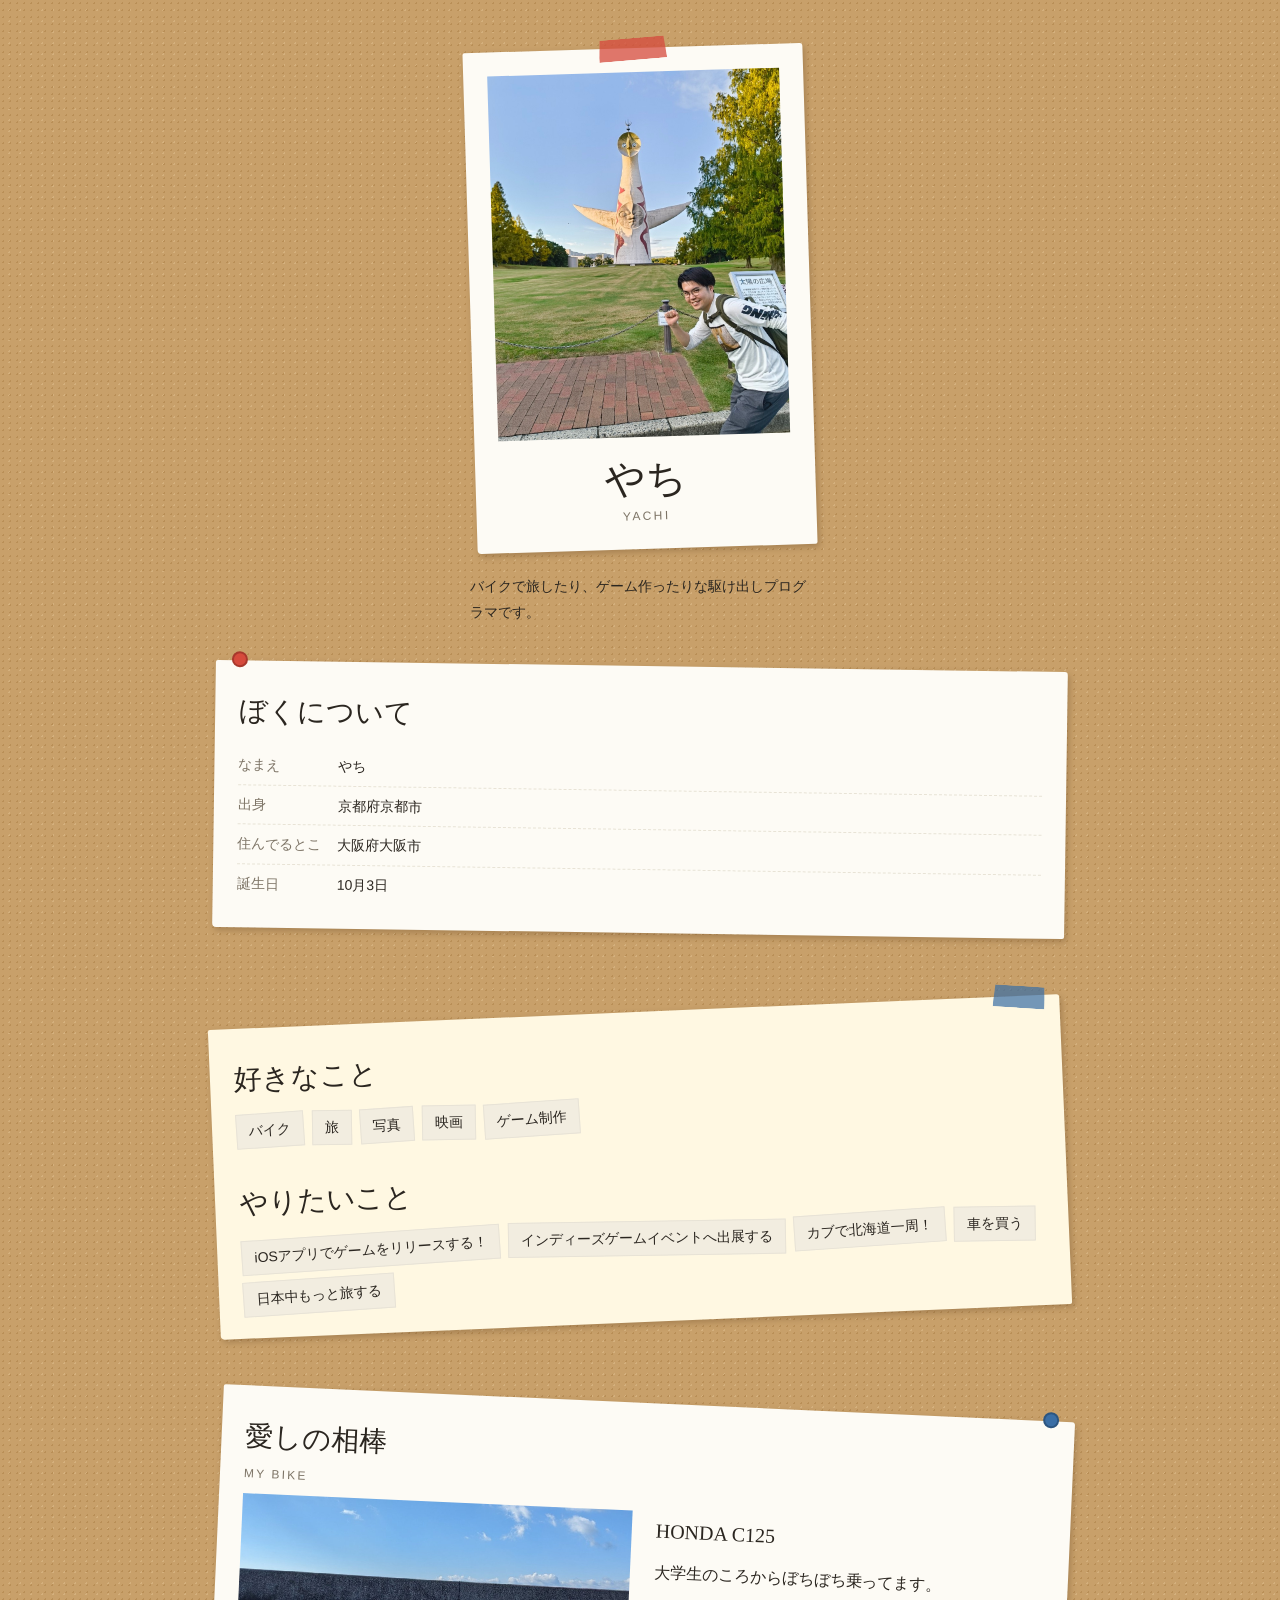
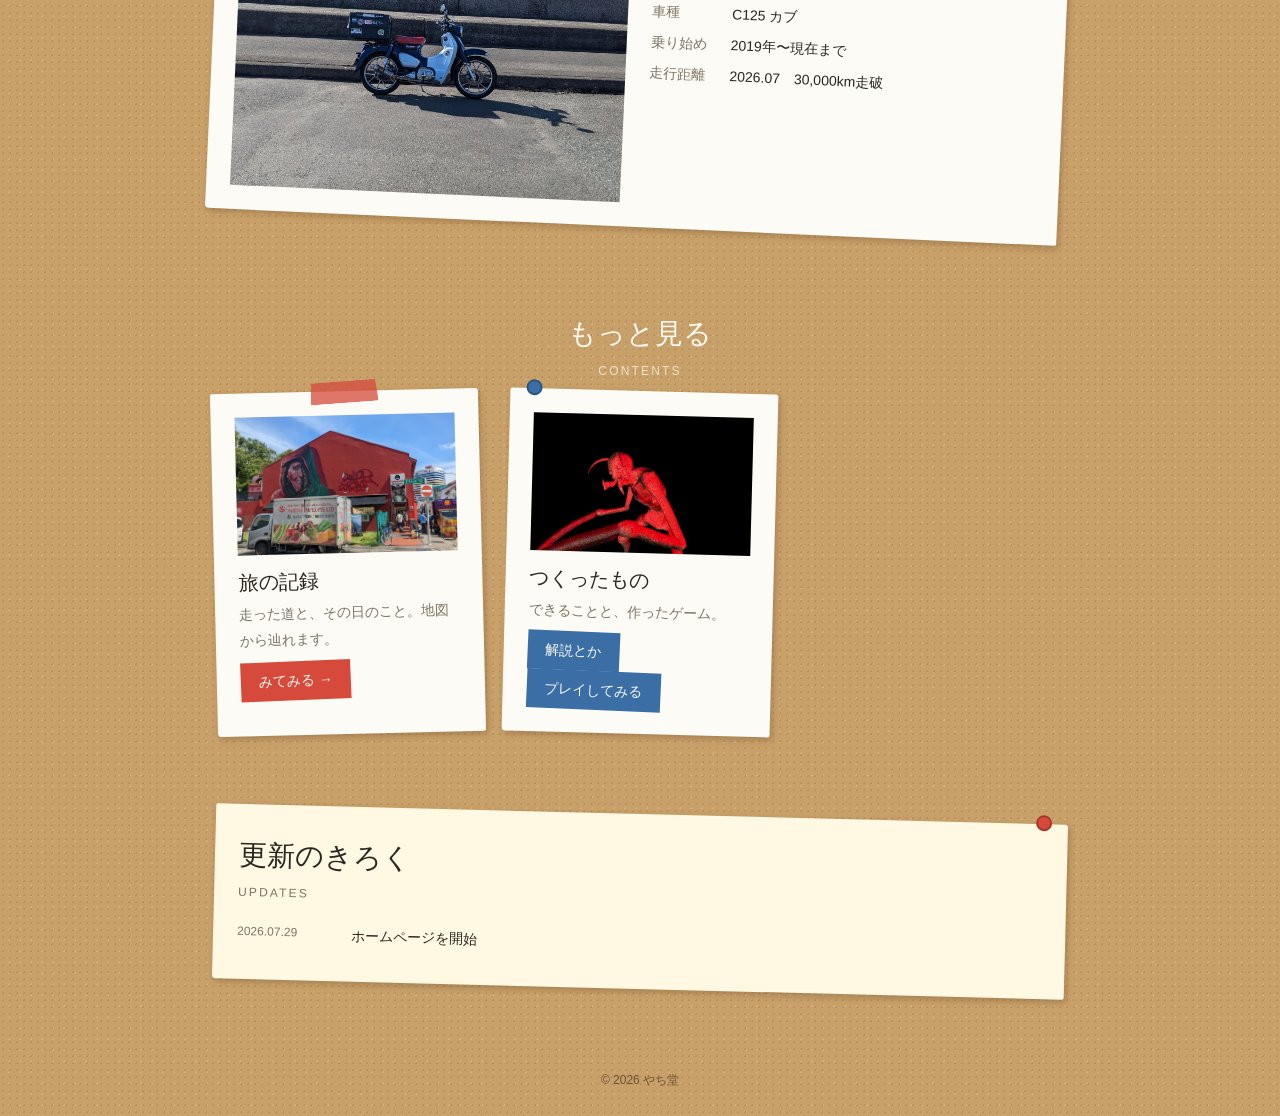
<file: index.html>
<!DOCTYPE html>
<html lang="ja">
<head>
  <meta charset="UTF-8">
  <meta name="viewport" content="width=device-width, initial-scale=1.0">

  <title>自己紹介</title>
  <meta name="description" content="バイクと旅とものづくりの記録です。">

  <!-- ★検索エンジンに載せたくない場合は次の行のコメントを外す -->
  <!-- <meta name="robots" content="noindex"> -->

  <link rel="icon" href="favicon.ico">

  <!-- CSSは必ずこの順番（後のものが優先される） -->
  <link rel="stylesheet" href="css/reset.css">
  <link rel="stylesheet" href="css/common.css">
  <link rel="stylesheet" href="css/index.css">
</head>
<body>

  <!-- ── ヘッダー（トップページなので戻るリンクなし） ── -->
  <header class="site-header">
  </header>


  <main>

    <!-- ── 一番上：顔写真と名前 ── -->
    <section class="hero container">
      <div class="paper paper--tape tilt-l1 hero__card">
        <img
          class="hero__photo"
          src="img/profile/profile.png"
          alt="プロフィール写真">

        <h1 class="hero__name">
          やち
          <span class="hero__name-en">YACHI</span>
        </h1>
      </div>

      <p class="hero__catch">
        バイクで旅したり、ゲーム作ったりな駆け出しプログラマです。
      </p>
    </section>


    <!-- ── 基本情報 ── -->
    <section class="section container">
      <div class="paper paper--pin tilt-r1 fade-in">
        <h2 class="heading">
          ぼくについて
        </h2>

        <dl class="profile-list">
          <div class="profile-list__item">
            <dt class="profile-list__label">なまえ</dt>
            <dd class="profile-list__value">やち</dd>
          </div>
          <div class="profile-list__item">
            <dt class="profile-list__label">出身</dt>
            <dd class="profile-list__value">京都府京都市</dd>
          </div>
          <div class="profile-list__item">
            <dt class="profile-list__label">住んでるとこ</dt>
            <dd class="profile-list__value">大阪府大阪市</dd>
          </div>
          <div class="profile-list__item">
            <dt class="profile-list__label">誕生日</dt>
            <dd class="profile-list__value">10月3日</dd>
          </div>
        </dl>
      </div>
    </section>


    <!-- ── 好きなこと / 最近興味があること ── -->
    <section class="section container">
      <div class="paper paper--note paper--tape paper--tape-blue paper--tape-right tilt-l2 fade-in">
        <h2 class="heading">
          好きなこと
        </h2>

        <!-- class="tag--pick" を付けると赤いふせんになります -->
        <ul class="tag-list">
          <li class="tag">バイク</li>
          <li class="tag">旅</li>
          <li class="tag">写真</li>
          <li class="tag">映画</li>
          <li class="tag">ゲーム制作</li>
        </ul>

        <h2 class="heading" style="margin-top: 28px;">
          やりたいこと
        </h2>

        <ul class="tag-list">
          <li class="tag">iOSアプリでゲームをリリースする！</li>
          <li class="tag">インディーズゲームイベントへ出展する</li>
          <li class="tag">カブで北海道一周！</li>
          <li class="tag">車を買う</li>
          <li class="tag">日本中もっと旅する</li>
        </ul>
      </div>
    </section>


    <!-- ── 愛車紹介 ── -->
    <section class="section container">
      <div class="paper paper--pin paper--pin-blue paper--pin-right tilt-r2 fade-in">
        <h2 class="heading">
          愛しの相棒
          <span class="heading__en">MY BIKE</span>
        </h2>

        <div class="bike">
          <img
            class="bike__photo"
            src="img/bike/c125_main.jpg"
            alt="ホンダ C125 カブ"
            loading="lazy">

          <div class="bike__info">
            <h3 class="subheading">HONDA C125</h3>

            <p>
              大学生のころからぼちぼち乗ってます。
            </p>

            <dl class="bike__spec">
              <div class="bike__spec-item">
                <dt class="bike__spec-label">車種</dt>
                <dd>C125 カブ</dd>
              </div>
              <div class="bike__spec-item">
                <dt class="bike__spec-label">乗り始め</dt>
                <dd>2019年〜現在まで</dd>
              </div>
              <div class="bike__spec-item">
                <dt class="bike__spec-label">走行距離</dt>
                <dd>2026.07　30,000km走破</dd>
              </div>
            </dl>
          </div>
        </div>
      </div>
    </section>


    <!-- ── 各ページへの入口 ── -->
    <section class="section container">
      <h2 class="heading" style="color: #fdfbf5; text-align: center;">
        もっと見る
        <span class="heading__en" style="color: #f0e0c8;">CONTENTS</span>
      </h2>

      <ul class="menu-list">

        <li class="paper paper--tape tilt-l1 fade-in">
          <img class="menu-card__photo" src="img/travel/singapore01.jpg" alt="旅の写真" loading="lazy">
          <h3 class="menu-card__title">旅の記録</h3>
          <p class="menu-card__text">走った道と、その日のこと。地図から辿れます。</p>
          <a class="btn" href="travel-map.html">みてみる →</a>
        </li>

        <li class="paper paper--pin paper--pin-blue tilt-r1 fade-in">
          <img class="menu-card__photo" src="img/gif/space_kamakiri.gif" alt="作品" loading="lazy">
          <h3 class="menu-card__title">つくったもの</h3>
          <p class="menu-card__text">できることと、作ったゲーム。</p>
          <a class="btn btn--blue" href="games.html">解説とか</a>
          <a class="btn btn--blue" href="https://unityroom.com/users/uniunitechtech">プレイしてみる</a>
        </li>
      </ul>
    </section>


    <!-- ── 更新履歴 ── -->
    <section class="section container">
      <div class="paper paper--note paper--pin paper--pin-right tilt-r1 fade-in">
        <h2 class="heading">
          更新のきろく
          <span class="heading__en">UPDATES</span>
        </h2>

        <!-- 新しいものを上に追加していきます -->
        <ul class="news-list">
          <li class="news-list__item">
            <time class="news-list__date" datetime="2026-07-29">2026.07.29</time>
            <span class="news-list__text">ホームページを開始</span>
          </li>
        </ul>
      </div>
    </section>

  </main>


  <footer class="site-footer">
    <div class="container">
      <p>&copy; 2026 やち堂</p>
    </div>
  </footer>


  <!-- JSは body の一番下で読み込む -->
  <script src="js/common.js"></script>
  <script src="js/index.js"></script>
</body>
</html>
</file>
<file: css/common.css>
/* ── common.css：全ページ共通のスタイル ── */
/* デザイン＝コルクボードに、紙をマスキングテープと画鋲で留めた見た目 */
/* 背景=コルクボード（CSSだけで作る）／中身=紙（.paper）を傾けて貼る／留め具=テープ・画鋲 */
/* ★モバイルファースト：先にスマホの見た目、末尾の @media で広い画面を上書き */


/* ── 1. CSS変数（ここを変えるとサイト全体が変わる） ── */
:root {
  /* --- コルクボード --- */
  --cork-base: #c8a06a;      /* コルクの地の色 */
  --cork-dot-a: #b98f57;     /* コルクの粒（濃い） */
  --cork-dot-b: #d4b07d;     /* コルクの粒（薄い） */

  /* --- 紙 --- */
  --paper: #fdfbf5;          /* 白い紙 */
  --paper-note: #fff8e2;     /* メモ用紙（うっすら黄色） */
  --paper-edge: #e8e3d6;     /* 紙のふち */

  /* --- 文字 --- */
  --text: #2b2620;           /* 本文 */
  --text-sub: #7d7466;       /* 補足・キャプション */

  /* --- バイクカラー（テープと画鋲に使う） --- */
  --red: #d64a3c;
  --red-dark: #a8382c;
  --blue: #3a6ea5;
  --blue-dark: #2c5580;

  /* --- 余白 --- */
  --space-xs: 8px;
  --space-sm: 16px;
  --space-md: 24px;
  --space-lg: 40px;
  --space-xl: 64px;

  /* --- 文字サイズ --- */
  --font-xs: 0.75rem;    /* 12px */
  --font-sm: 0.875rem;   /* 14px */
  --font-base: 1rem;     /* 16px */
  --font-lg: 1.25rem;    /* 20px */
  --font-xl: 1.5rem;     /* 24px */
  --font-2xl: 2rem;      /* 32px */

  /* --- その他 --- */
  --content-width: 900px;
  /* 紙が浮いて見える影 */
  --paper-shadow: 2px 3px 6px rgba(80, 50, 20, 0.28);
  --paper-shadow-lift: 3px 6px 12px rgba(80, 50, 20, 0.34);

  /* 見出しなどに使う明朝体 */
  --font-serif: "Hiragino Mincho ProN", "Yu Mincho", "YuMincho",
                "MS PMincho", serif;
  /* 本文に使うゴシック体 */
  --font-sans: "Hiragino Sans", "Hiragino Kaku Gothic ProN",
               "Yu Gothic", "Meiryo", sans-serif;
}


/* ── 2. コルクボードの背景 ── */
/* radial-gradient で小さな点を作り、background-size でタイル状に繰り返してコルクの粒を表現 */
/* 2種類の点をずらして重ねると、規則的すぎない質感になる */
body {
  background-color: var(--cork-base);
  background-image:
    radial-gradient(var(--cork-dot-a) 1px, transparent 1px),
    radial-gradient(var(--cork-dot-b) 1px, transparent 1px);
  background-size: 7px 7px, 11px 11px;
  background-position: 0 0, 4px 5px;

  color: var(--text);
  font-family: var(--font-sans);
  font-size: var(--font-base);
  line-height: 1.9;
  /* 紙を傾けたときに横スクロールが出ないようにする */
  overflow-x: hidden;
}


/* ── 3. レイアウトの箱 ── */
.container {
  width: 100%;
  max-width: var(--content-width);
  margin-inline: auto;
  padding-inline: var(--space-sm);
}

.section {
  padding-block: var(--space-md);
}


/* ── 4. 紙（.paper） ── */
/* このサイトの中身はすべてこの「紙」の上に乗る */
.paper {
  position: relative;              /* テープや画鋲を配置する基準になる */
  background-color: var(--paper);
  padding: var(--space-md) var(--space-sm) var(--space-sm);
  box-shadow: var(--paper-shadow);
  /* 角を少しだけ不揃いにして、手で切った紙らしさを出す */
  border-radius: 2px 3px 2px 4px;
}

/* メモ用紙（うっすら黄色い紙） */
.paper--note {
  background-color: var(--paper-note);
}

/* 傾き：.paper に一緒に付けて使う。全部同じ角度だとわざとらしいので数種類用意する */
.tilt-l1 { transform: rotate(-1.2deg); }
.tilt-l2 { transform: rotate(-2.2deg); }
.tilt-r1 { transform: rotate(1.2deg); }
.tilt-r2 { transform: rotate(2deg); }


/* ── 5. 留め具：マスキングテープ ── */
/* 紙の上端に貼りつく半透明のテープ。.paper--tape を付けると出る */
.paper--tape::before {
  content: "";
  position: absolute;
  top: -10px;
  left: 50%;
  margin-left: -34px;              /* 幅の半分だけ左にずらして中央に置く */
  width: 68px;
  height: 22px;
  background-color: rgba(214, 74, 60, 0.75);   /* 赤いテープ */
  transform: rotate(-3deg);
  /* テープの端をギザギザに見せる（左右を少し削る） */
  clip-path: polygon(3% 0, 97% 0, 100% 100%, 0 100%);
}

/* 青いテープにしたいとき */
.paper--tape-blue::before {
  background-color: rgba(58, 110, 165, 0.7);
}

/* テープを右上に寄せたいとき */
.paper--tape-right::before {
  left: auto;
  right: 14px;
  margin-left: 0;
  width: 52px;
  transform: rotate(6deg);
}


/* ── 6. 留め具：画鋲 ── */
.paper--pin::before {
  content: "";
  position: absolute;
  top: -9px;
  left: 16px;
  width: 16px;
  height: 16px;
  border-radius: 50%;
  background-color: var(--red);
  border: 2px solid var(--red-dark);
}

/* 青い画鋲 */
.paper--pin-blue::before {
  background-color: var(--blue);
  border-color: var(--blue-dark);
}

/* 画鋲を右に寄せたいとき */
.paper--pin-right::before {
  left: auto;
  right: 16px;
}


/* ── 7. 見出し ── */
.heading {
  font-family: var(--font-serif);
  font-size: var(--font-xl);
  margin-bottom: var(--space-xs);
}

.heading__en {
  display: block;
  font-family: var(--font-sans);
  font-size: var(--font-xs);
  letter-spacing: 0.18em;
  color: var(--text-sub);
}

/* 紙の中の小見出し */
.subheading {
  font-family: var(--font-serif);
  font-size: var(--font-lg);
  margin-bottom: var(--space-xs);
}


/* ── 8. ボタン（テープを貼ったようなラベル） ── */
.btn {
  display: inline-block;
  padding: 6px 18px;
  background-color: var(--red);
  color: var(--paper);
  font-size: var(--font-sm);
  transform: rotate(-1deg);
  min-height: 34px;
}

.btn--blue {
  background-color: var(--blue);
  transform: rotate(1deg);
}

.btn--dark {
  background-color: #4a443a;
  transform: none;
}


/* ── 9. ヘッダー / フッター ── */
.site-header {
  padding-block: var(--space-md) var(--space-xs);
}

.site-header__inner {
  display: flex;
  align-items: center;
  justify-content: space-between;
  gap: var(--space-sm);
}

/* サイト名は小さな紙片に印刷されている風にする */
.site-header__logo {
  display: inline-block;
  background-color: var(--paper);
  padding: 4px 14px;
  font-family: var(--font-serif);
  font-size: var(--font-base);
  box-shadow: var(--paper-shadow);
  transform: rotate(-1.5deg);
}

.site-header__back {
  display: inline-block;
  background-color: var(--paper-note);
  padding: 4px 12px;
  font-size: var(--font-xs);
  box-shadow: var(--paper-shadow);
  transform: rotate(1deg);
}

.site-footer {
  padding-block: var(--space-lg) var(--space-md);
  text-align: center;
  font-size: var(--font-xs);
  /* コルクの上に直接書く文字なので、少し明るくして読みやすくする */
  color: #6b5232;
}


/* ── 10. 写真（チェキ／ポラロイド風） ── */
/* 白いフチをつけて、下に手書き風のキャプションを置く */
.photo {
  display: block;
  background-color: var(--paper);
  padding: 8px 8px 6px;
  box-shadow: var(--paper-shadow);
}

.photo__img {
  width: 100%;
  aspect-ratio: 4 / 3;
  object-fit: cover;               /* 縦横比を保ったまま枠に収める */
  background-color: #ddd7c9;       /* 画像がまだ無いときの下地 */
}

.photo__caption {
  font-family: var(--font-serif);
  font-size: var(--font-xs);
  color: #4a443a;
  text-align: center;
  margin-top: 6px;
}


/* ── 11. スクロールでふわっと表示（common.js と連動） ── */
.fade-in {
  opacity: 0;
  transition: opacity 0.6s ease;
}

.fade-in.is-visible {
  opacity: 1;
}

/* 「動きが苦手」設定の人にはアニメーションを見せない */
@media (prefers-reduced-motion: reduce) {
  html { scroll-behavior: auto; }
  .fade-in { opacity: 1; transition: none; }
}


/* ── 12. タブレット以上（768px〜） ── */
@media (min-width: 768px) {
  :root {
    --font-xl: 1.75rem;
    --font-2xl: 2.5rem;
  }

  .container {
    padding-inline: var(--space-md);
  }

  .section {
    padding-block: var(--space-lg);
  }

  .paper {
    padding: var(--space-md);
  }
}
</file>
<file: css/index.css>
/* ── index.css：トップページ専用のスタイル ── */
/* common.css の後に読み込むこと */


/* ── 1. 一番上：名前と顔写真 ── */
.hero {
  padding-top: var(--space-sm);
}

/* 顔写真を貼った紙 */
.hero__card {
  max-width: 340px;
  margin-inline: auto;
  text-align: center;
}

.hero__photo {
  width: 100%;
  aspect-ratio: 4 / 5;
  object-fit: cover;
  background-color: #ddd7c9;
}

.hero__name {
  font-family: var(--font-serif);
  font-size: var(--font-2xl);
  line-height: 1.3;
  margin-top: var(--space-sm);
}

.hero__name-en {
  display: block;
  font-family: var(--font-sans);
  font-size: var(--font-xs);
  letter-spacing: 0.2em;
  color: var(--text-sub);
  margin-top: 4px;
}

/* 名前の下の一言 */
.hero__catch {
  max-width: 340px;
  margin: var(--space-md) auto 0;
  font-size: var(--font-sm);
}


/* ── 2. 基本情報（名前・出身・居住地・誕生日） ── */
.profile-list__item {
  display: flex;
  gap: var(--space-sm);
  padding-block: 6px;
  /* 方眼紙のような薄い区切り線 */
  border-bottom: 1px dashed var(--paper-edge);
}

.profile-list__item:last-child {
  border-bottom: none;
}

.profile-list__label {
  flex: 0 0 84px;
  font-size: var(--font-sm);
  color: var(--text-sub);
}

.profile-list__value {
  font-size: var(--font-sm);
}


/* ── 3. 好きなこと / 最近興味があること ── */
/* ふせんを並べたような見た目にする */
.tag-list {
  display: flex;
  flex-wrap: wrap;                 /* 入りきらなければ折り返す */
  gap: var(--space-xs);
  margin-top: var(--space-xs);
}

.tag {
  display: inline-block;
  padding: 3px 12px;
  font-size: var(--font-sm);
  background-color: #f2ede0;
  border: 1px solid var(--paper-edge);
}

/* 1つおきに少し傾けて、手で貼った感じを出す */
.tag:nth-child(odd)  { transform: rotate(-1.5deg); }
.tag:nth-child(even) { transform: rotate(1.5deg); }

/* 特に推しの項目（赤いふせん） */
.tag--pick {
  background-color: #f8ddd8;
  border-color: #eabfb8;
}


/* ── 4. 愛車紹介 ── */
.bike {
  display: grid;
  grid-template-columns: 1fr;      /* スマホは縦積み */
  gap: var(--space-sm);
}

.bike__photo {
  width: 100%;
  aspect-ratio: 4 / 3;
  object-fit: cover;
  background-color: #ddd7c9;
}

.bike__spec {
  margin-top: var(--space-xs);
}

.bike__spec-item {
  display: flex;
  gap: var(--space-xs);
  font-size: var(--font-sm);
  padding-block: 2px;
}

.bike__spec-label {
  flex: 0 0 72px;
  color: var(--text-sub);
}


/* ── 5. 各ページへの入口 ── */
.menu-list {
  display: grid;
  grid-template-columns: 1fr;
  gap: var(--space-lg);            /* 紙が重ならないよう広めにとる */
}

.menu-card__photo {
  width: 100%;
  aspect-ratio: 16 / 10;
  object-fit: cover;
  background-color: #ddd7c9;
}

.menu-card__title {
  font-family: var(--font-serif);
  font-size: var(--font-lg);
  margin-top: var(--space-xs);
}

.menu-card__text {
  font-size: var(--font-sm);
  color: var(--text-sub);
  margin-bottom: var(--space-xs);
}


/* ── 6. 更新履歴 ── */
.news-list__item {
  display: flex;
  flex-direction: column;          /* スマホは日付の下に内容 */
  gap: 0;
  padding-block: 8px;
  border-bottom: 1px dashed var(--paper-edge);
}

.news-list__item:last-child {
  border-bottom: none;
}

.news-list__date {
  font-size: var(--font-xs);
  color: var(--text-sub);
}

.news-list__text {
  font-size: var(--font-sm);
}


/* ── 7. タブレット以上（768px〜） ── */
@media (min-width: 768px) {

  /* 愛車は写真と説明を横並びに */
  .bike {
    grid-template-columns: 1fr 1fr;
    gap: var(--space-md);
    align-items: start;
  }

  /* 入口カードは2列 */
  .menu-list {
    grid-template-columns: repeat(2, 1fr);
    gap: var(--space-lg) var(--space-md);
  }

  /* 更新履歴は日付と内容を横並びに */
  .news-list__item {
    flex-direction: row;
    gap: var(--space-md);
  }

  .news-list__date {
    flex: 0 0 90px;
  }
}


/* ── 8. PC（1024px〜） ── */
@media (min-width: 1024px) {
  /* 入口カードは3列 */
  .menu-list {
    grid-template-columns: repeat(3, 1fr);
  }
}
</file>
